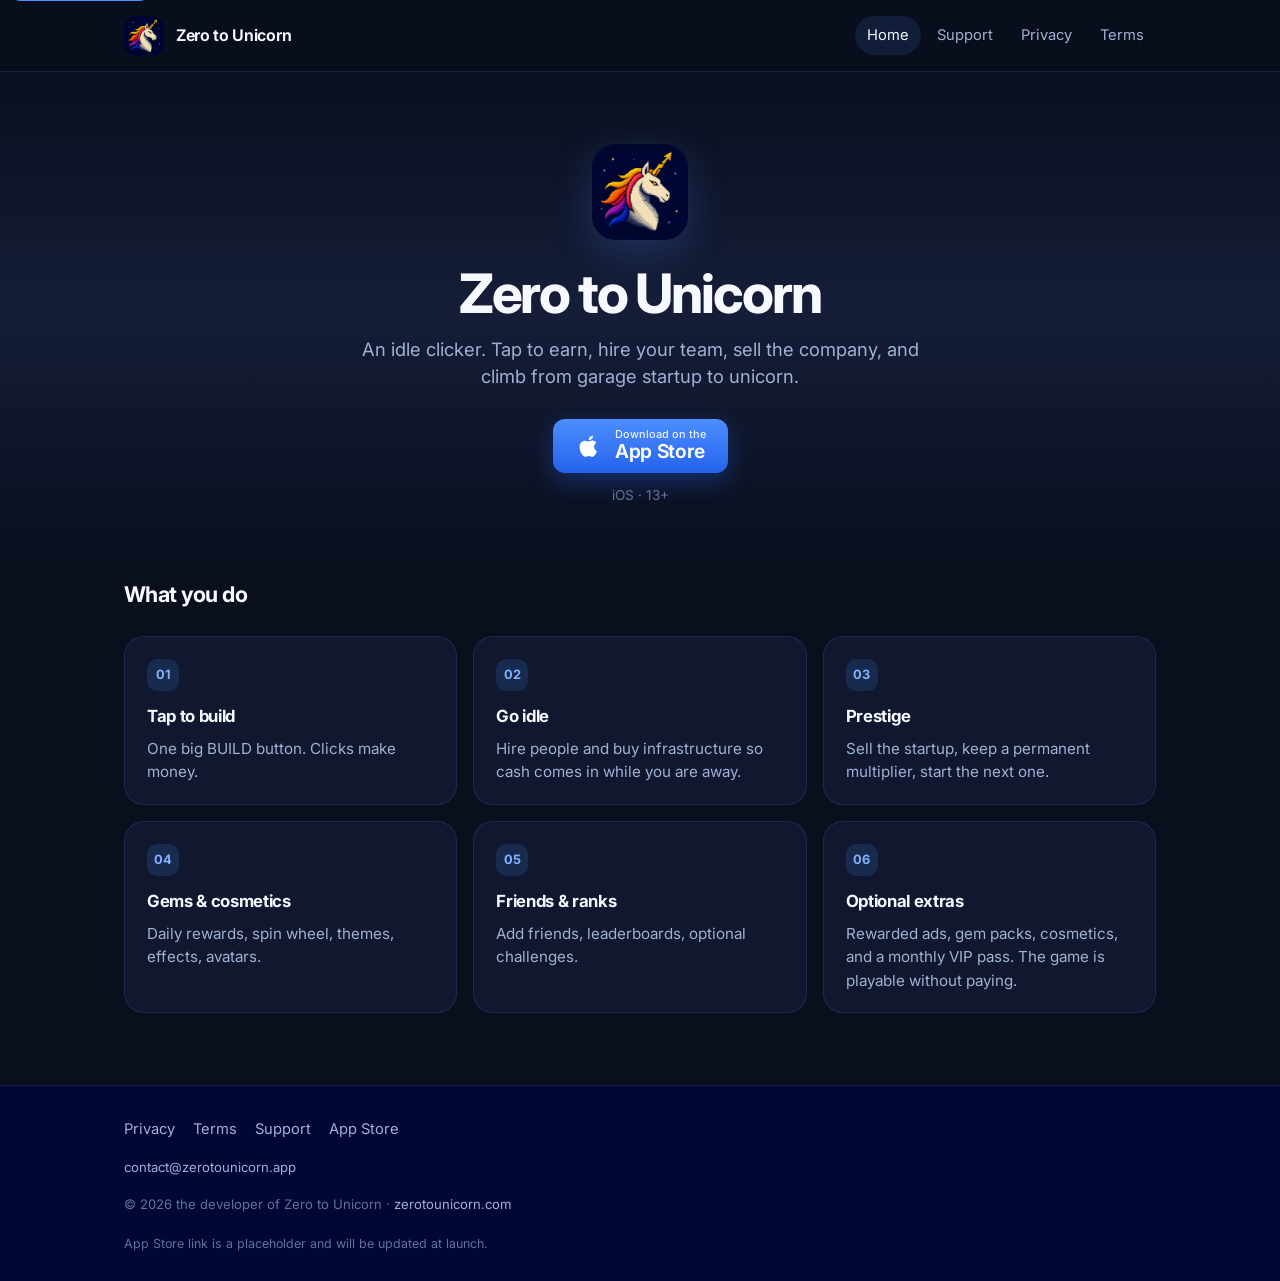
<file: index.html>
<!DOCTYPE html>
<html lang="en">
<head>
  <meta charset="utf-8">
  <meta name="viewport" content="width=device-width, initial-scale=1">
  <title>Zero to Unicorn — idle startup clicker</title>
  <meta name="description" content="Build a tech startup from nothing. Tap, hire, prestige — become a unicorn. An idle clicker for iOS.">
  <link rel="icon" href="favicon.png" type="image/png">
  <link rel="apple-touch-icon" href="icon.png">
  <link rel="preconnect" href="https://fonts.googleapis.com">
  <link rel="preconnect" href="https://fonts.gstatic.com" crossorigin>
  <link href="https://fonts.googleapis.com/css2?family=Inter:wght@450;600;700;800&display=swap" rel="stylesheet">
  <link rel="stylesheet" href="styles.css">
  <meta property="og:title" content="Zero to Unicorn">
  <meta property="og:description" content="Build a tech startup from nothing. Tap, hire, prestige — become a unicorn.">
  <meta property="og:type" content="website">
  <meta property="og:url" content="https://zerotounicorn.com/">
  <meta property="og:image" content="https://zerotounicorn.com/icon.png">
</head>
<body>
  <a class="skip" href="#content">Skip to content</a>
  <header class="site-header">
    <div class="header-inner">
      <a class="brand" href="index.html">
        <img src="icon.png" width="40" height="40" alt="">
        Zero to Unicorn
      </a>
      <nav class="nav" aria-label="Primary">
        <a href="index.html" aria-current="page">Home</a>
        <a href="support.html">Support</a>
        <a href="privacy.html">Privacy</a>
        <a href="terms.html">Terms</a>
      </nav>
    </div>
  </header>

  <main id="content">
    <section class="hero">
      <div class="wrap">
        <img class="hero-icon" src="icon.png" width="96" height="96" alt="Zero to Unicorn app icon">
        <h1>Zero to Unicorn</h1>
        <p class="subhead">An idle clicker. Tap to earn, hire your team, sell the company, and climb from garage startup to unicorn.</p>
        <div class="hero-actions">
          <a class="store-btn" href="https://apps.apple.com/app/idXXXXXXXXX">
            <svg viewBox="0 0 24 24" aria-hidden="true" fill="currentColor">
              <path d="M16.37 12.64c.03-2.3 1.88-3.4 1.96-3.45-1.07-1.56-2.74-1.78-3.33-1.8-1.42-.14-2.77.83-3.49.83-.72 0-1.84-.81-3.02-.79-1.55.02-2.98.9-3.78 2.29-1.61 2.8-.41 6.94 1.16 9.21.77 1.11 1.68 2.36 2.88 2.31 1.16-.05 1.6-.75 3-.75 1.4 0 1.8.75 3.02.73 1.25-.02 2.04-1.13 2.8-2.25.88-1.29 1.24-2.54 1.26-2.61-.03-.01-2.41-.92-2.44-3.72zM14.5 5.88c.63-.76 1.05-1.82.94-2.88-.91.04-2.01.6-2.66 1.37-.58.67-1.1 1.75-.96 2.78 1.02.08 2.06-.52 2.68-1.27z"/>
            </svg>
            <span>
              <span class="store-kicker">Download on the</span>
              <span class="store-name">App Store</span>
            </span>
          </a>
          <p class="age-note">iOS · 13+</p>
        </div>
      </div>
    </section>

    <section class="section">
      <div class="wrap">
        <h2 class="section-title">What you do</h2>
        <div class="features">
          <article class="feature">
            <span class="feature-mark">01</span>
            <h2>Tap to build</h2>
            <p>One big BUILD button. Clicks make money.</p>
          </article>
          <article class="feature">
            <span class="feature-mark">02</span>
            <h2>Go idle</h2>
            <p>Hire people and buy infrastructure so cash comes in while you are away.</p>
          </article>
          <article class="feature">
            <span class="feature-mark">03</span>
            <h2>Prestige</h2>
            <p>Sell the startup, keep a permanent multiplier, start the next one.</p>
          </article>
          <article class="feature">
            <span class="feature-mark">04</span>
            <h2>Gems &amp; cosmetics</h2>
            <p>Daily rewards, spin wheel, themes, effects, avatars.</p>
          </article>
          <article class="feature">
            <span class="feature-mark">05</span>
            <h2>Friends &amp; ranks</h2>
            <p>Add friends, leaderboards, optional challenges.</p>
          </article>
          <article class="feature">
            <span class="feature-mark">06</span>
            <h2>Optional extras</h2>
            <p>Rewarded ads, gem packs, cosmetics, and a monthly VIP pass. The game is playable without paying.</p>
          </article>
        </div>
      </div>
    </section>
  </main>

  <footer class="site-footer">
    <div class="footer-inner">
      <nav class="footer-links" aria-label="Footer">
        <a href="privacy.html">Privacy</a>
        <a href="terms.html">Terms</a>
        <a href="support.html">Support</a>
        <a href="https://apps.apple.com/app/idXXXXXXXXX">App Store</a>
      </nav>
      <p class="footer-meta">
        <a href="mailto:contact@zerotounicorn.app">contact@zerotounicorn.app</a>
      </p>
      <p class="footer-meta">© 2026 the developer of Zero to Unicorn · <a href="https://zerotounicorn.com">zerotounicorn.com</a></p>
      <p class="placeholder-note">App Store link is a placeholder and will be updated at launch.</p>
    </div>
  </footer>
</body>
</html>
</file>
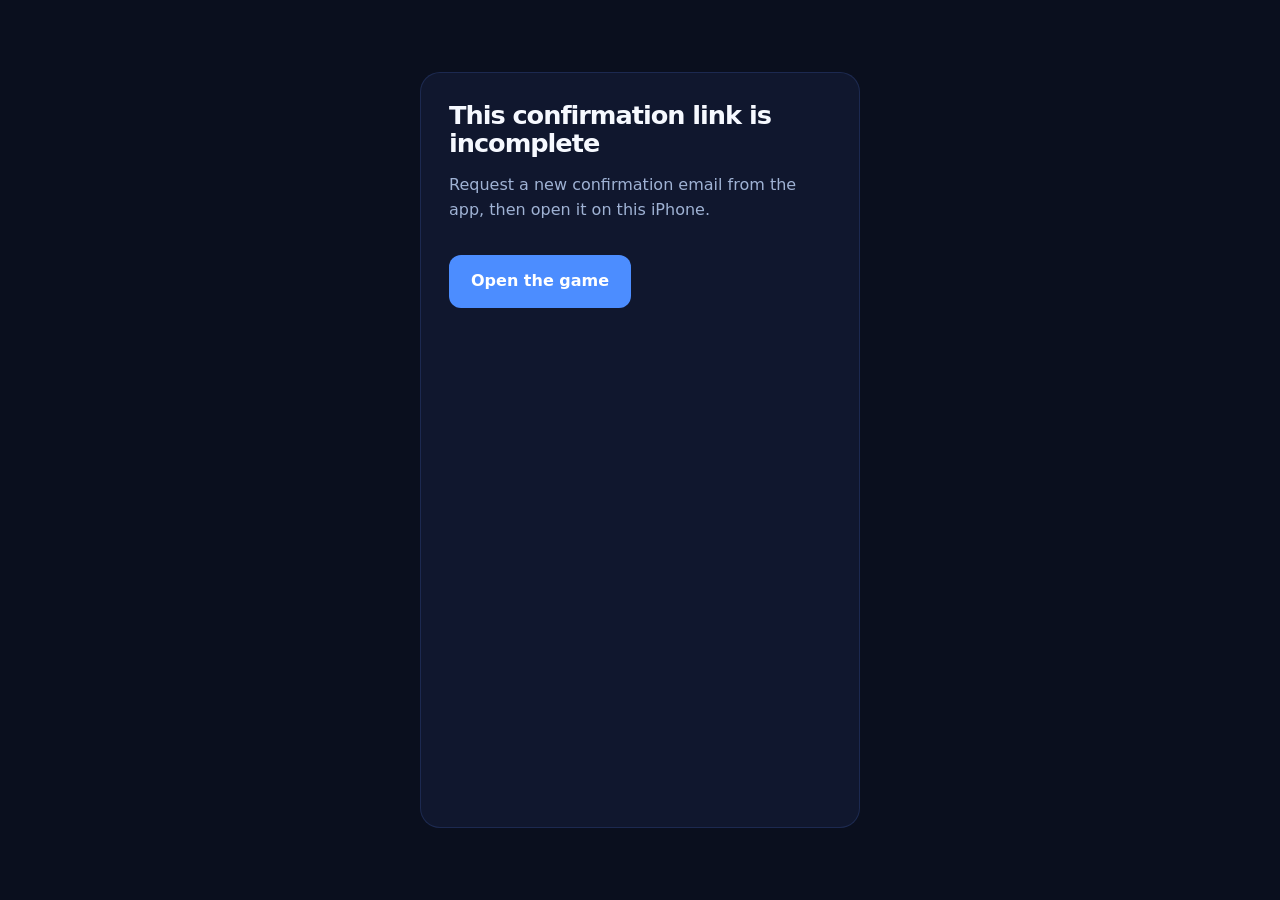
<file: auth-callback.html>
<!DOCTYPE html>
<html lang="en">
<head>
  <meta charset="utf-8">
  <meta name="viewport" content="width=device-width, initial-scale=1">
  <title>Confirm email — Zero to Unicorn</title>
  <meta name="robots" content="noindex">
  <link rel="icon" href="favicon.png" type="image/png">
  <link rel="stylesheet" href="styles.css">
  <style>
    .auth-card { max-width: 440px; margin: 72px auto; padding: 28px; background: var(--card); border: 1px solid var(--card-border); border-radius: var(--radius); }
    .auth-card h1 { margin: 0 0 12px; font-size: 1.6rem; }
    .auth-card p { color: var(--text-secondary); }
    .auth-btn { display: inline-block; margin-top: 16px; background: var(--primary); color: #fff; font-weight: 700; padding: 14px 22px; border-radius: 12px; }
    .auth-btn:hover { text-decoration: none; }
    .auth-err { color: #fca5a5; }
  </style>
</head>
<body>
  <main class="auth-card">
    <h1 id="heading">Opening Zero to Unicorn</h1>
    <p id="msg">If the app does not open, tap the button below.</p>
    <p><a class="auth-btn" id="open" href="zero-to-unicorn://auth-callback">Open the game</a></p>
  </main>
  <script>
    (function () {
      var raw = (window.location.hash || "").replace(/^#/, "") || (window.location.search || "").replace(/^\?/, "");
      var params = new URLSearchParams(raw);
      var msg = document.getElementById("msg");
      var heading = document.getElementById("heading");
      var open = document.getElementById("open");
      if (params.get("error")) {
        heading.textContent = "This link did not work";
        msg.textContent = params.get("error_description") || params.get("error");
        msg.className = "auth-err";
        open.style.display = "none";
        return;
      }
      var access = params.get("access_token");
      var refresh = params.get("refresh_token");
      var tokenHash = params.get("token_hash");
      if ((!access || !refresh) && tokenHash) {
        var verify = new URL("https://owejbnvlunbrzkfcwzcz.supabase.co/auth/v1/verify");
        verify.searchParams.set("token", tokenHash);
        verify.searchParams.set("type", params.get("type") || "signup");
        verify.searchParams.set("redirect_to", "https://zerotounicorn.app/auth-callback.html");
        window.location.replace(verify.toString());
        return;
      }
      if (!access || !refresh) {
        heading.textContent = "This confirmation link is incomplete";
        msg.textContent = "Request a new confirmation email from the app, then open it on this iPhone.";
        msg.className = "auth-err";
        return;
      }
      var q = new URLSearchParams();
      q.set("access_token", access);
      q.set("refresh_token", refresh);
      q.set("type", params.get("type") || "signup");
      var appUrl = "zero-to-unicorn://auth-callback?" + q.toString();
      open.href = appUrl;
      window.location.replace(appUrl);
    })();
  </script>
</body>
</html>
</file>
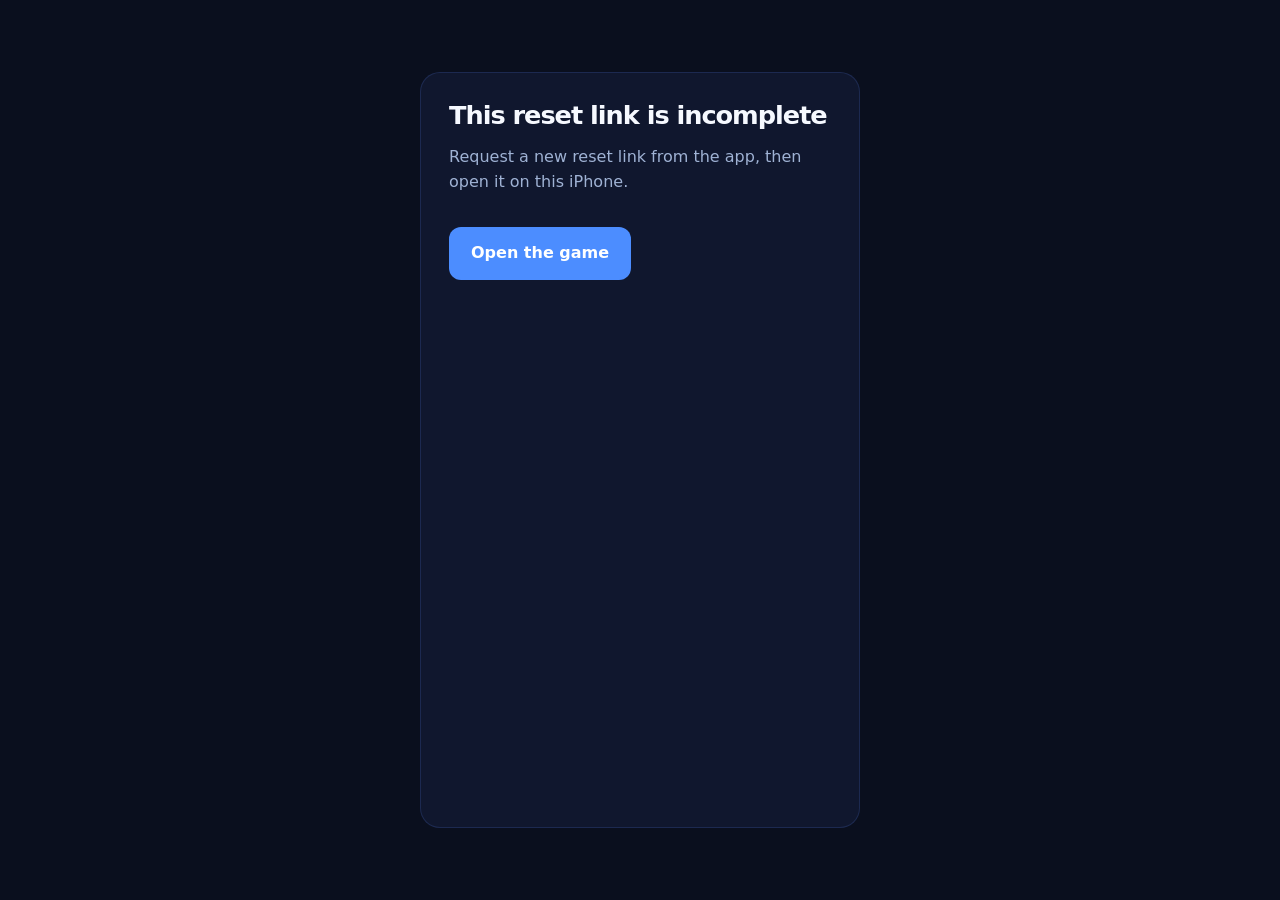
<file: auth-reset.html>
<!DOCTYPE html>
<html lang="en">
<head>
  <meta charset="utf-8">
  <meta name="viewport" content="width=device-width, initial-scale=1">
  <title>Reset password — Zero to Unicorn</title>
  <meta name="robots" content="noindex">
  <link rel="icon" href="favicon.png" type="image/png">
  <link rel="stylesheet" href="styles.css">
  <style>
    .auth-card { max-width: 440px; margin: 72px auto; padding: 28px; background: var(--card); border: 1px solid var(--card-border); border-radius: var(--radius); }
    .auth-card h1 { margin: 0 0 12px; font-size: 1.6rem; }
    .auth-card p { color: var(--text-secondary); }
    .auth-btn { display: inline-block; margin-top: 16px; background: var(--primary); color: #fff; font-weight: 700; padding: 14px 22px; border-radius: 12px; }
    .auth-btn:hover { text-decoration: none; }
    .auth-err { color: #fca5a5; }
  </style>
</head>
<body>
  <main class="auth-card">
    <h1 id="heading">Opening Zero to Unicorn</h1>
    <p id="msg">If the app does not open, tap the button below.</p>
    <p><a class="auth-btn" id="open" href="zero-to-unicorn://reset-password">Open the game</a></p>
  </main>
  <script>
    (function () {
      var raw = (window.location.hash || "").replace(/^#/, "") || (window.location.search || "").replace(/^\?/, "");
      var params = new URLSearchParams(raw);
      var msg = document.getElementById("msg");
      var heading = document.getElementById("heading");
      var open = document.getElementById("open");
      if (params.get("error")) {
        heading.textContent = "This link did not work";
        msg.textContent = params.get("error_description") || params.get("error");
        msg.className = "auth-err";
        open.style.display = "none";
        return;
      }
      var access = params.get("access_token");
      var refresh = params.get("refresh_token");
      var tokenHash = params.get("token_hash");
      if ((!access || !refresh) && tokenHash) {
        var verify = new URL("https://owejbnvlunbrzkfcwzcz.supabase.co/auth/v1/verify");
        verify.searchParams.set("token", tokenHash);
        verify.searchParams.set("type", params.get("type") || "recovery");
        verify.searchParams.set("redirect_to", "https://zerotounicorn.app/auth-reset.html");
        window.location.replace(verify.toString());
        return;
      }
      if (!access || !refresh) {
        heading.textContent = "This reset link is incomplete";
        msg.textContent = "Request a new reset link from the app, then open it on this iPhone.";
        msg.className = "auth-err";
        return;
      }
      var q = new URLSearchParams();
      q.set("access_token", access);
      q.set("refresh_token", refresh);
      q.set("type", params.get("type") || "recovery");
      var appUrl = "zero-to-unicorn://reset-password?" + q.toString();
      open.href = appUrl;
      window.location.replace(appUrl);
    })();
  </script>
</body>
</html>
</file>
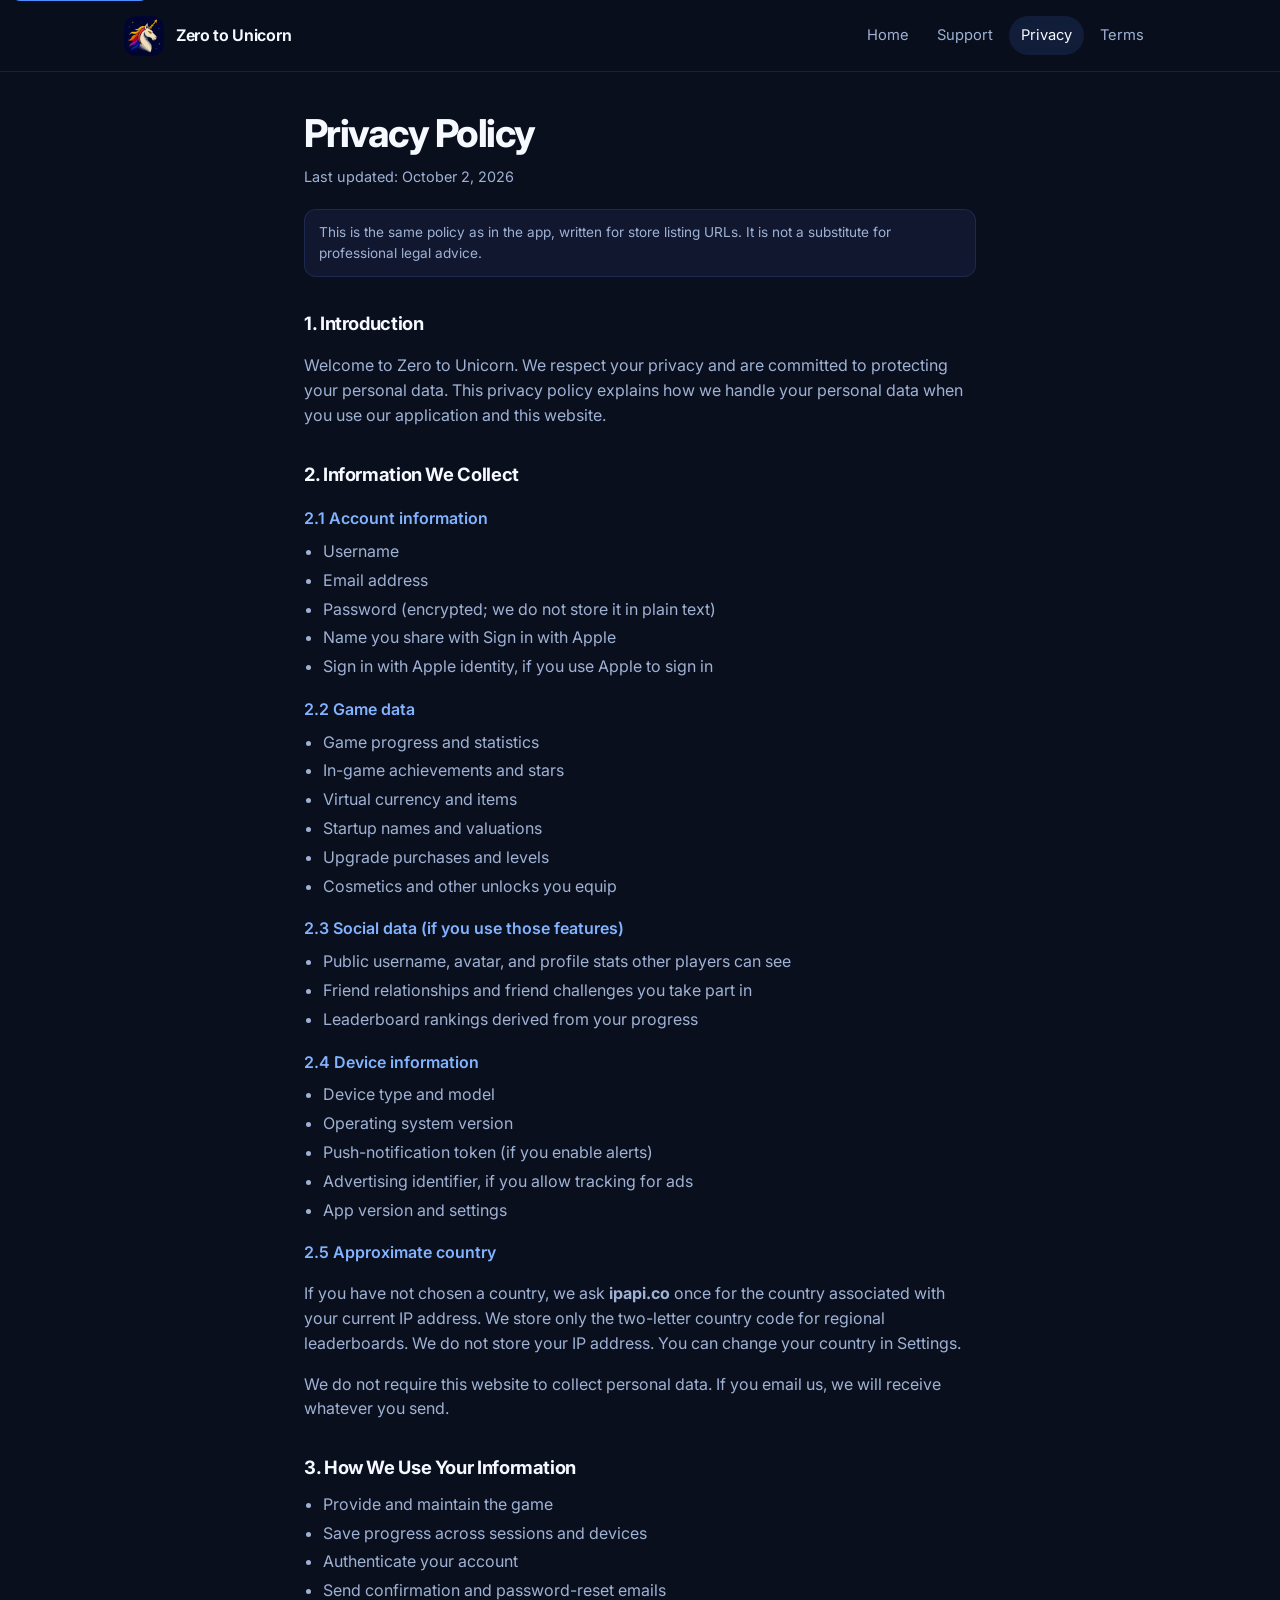
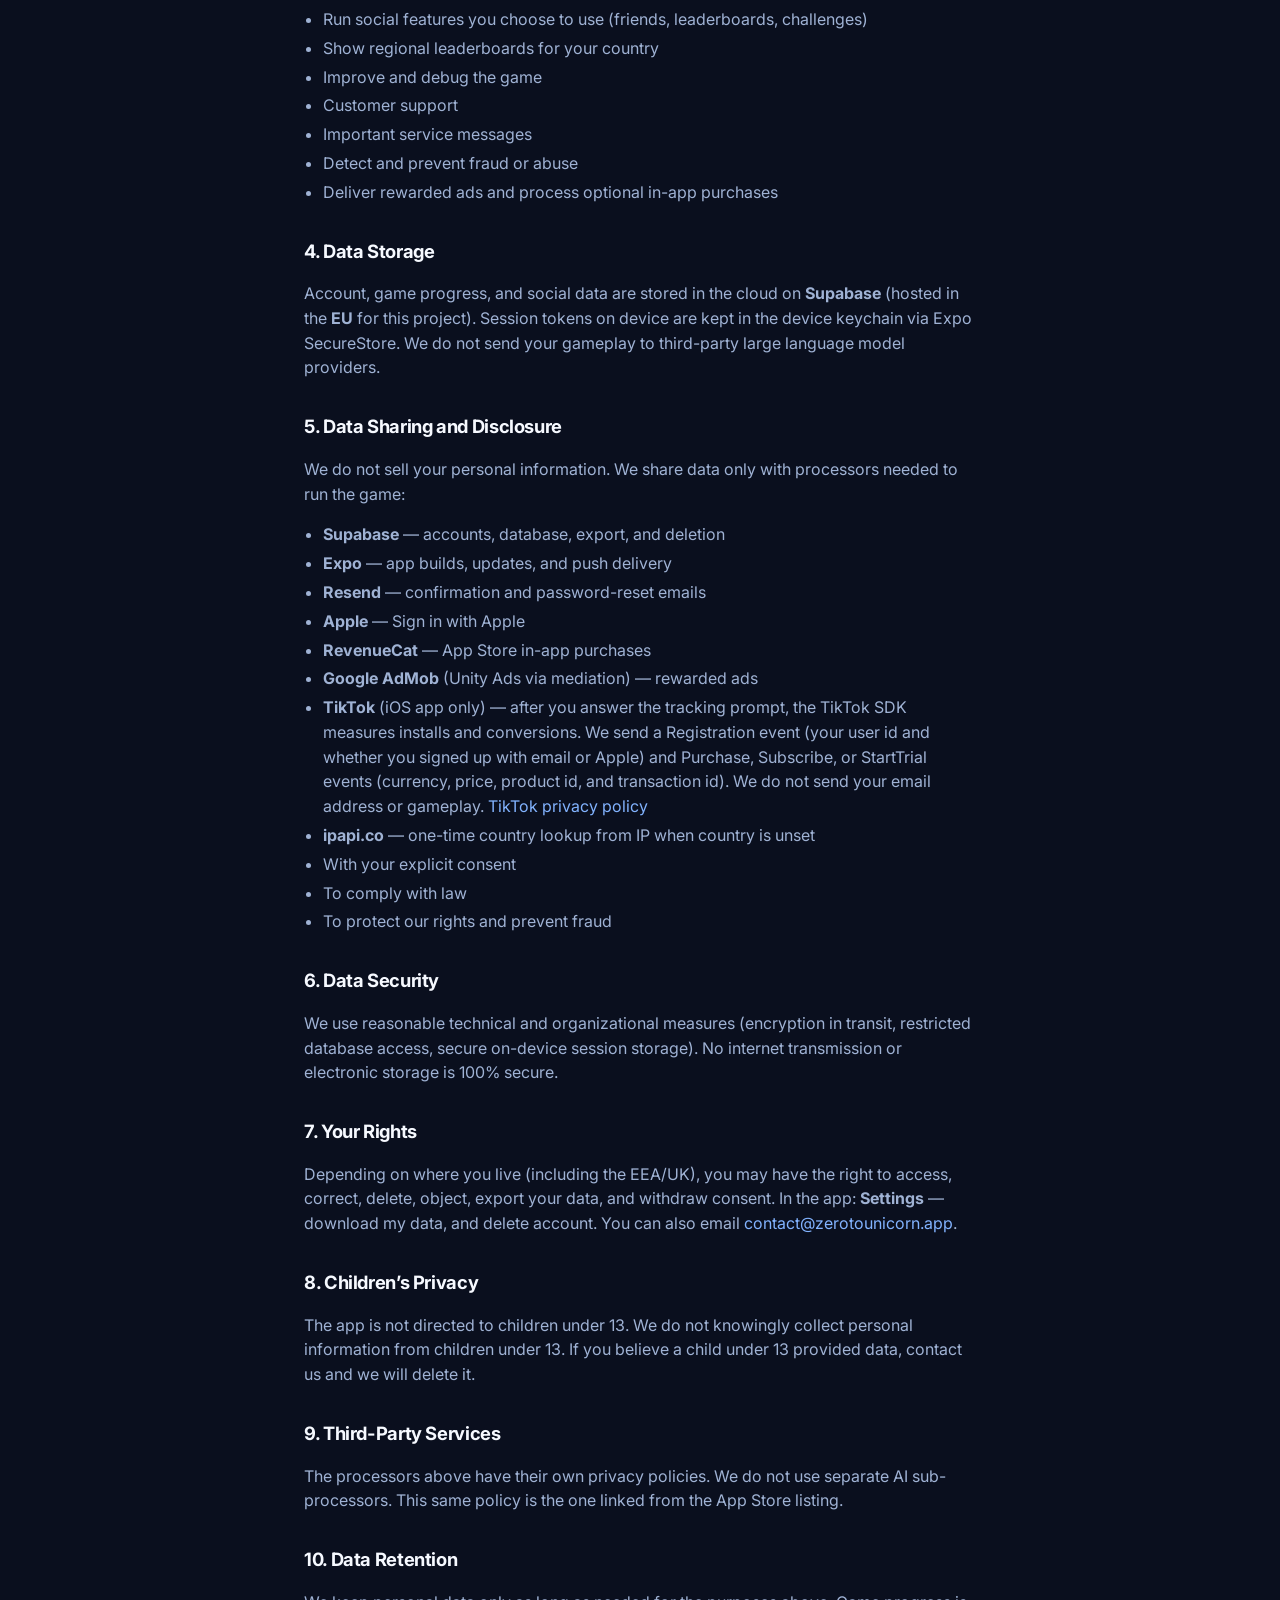
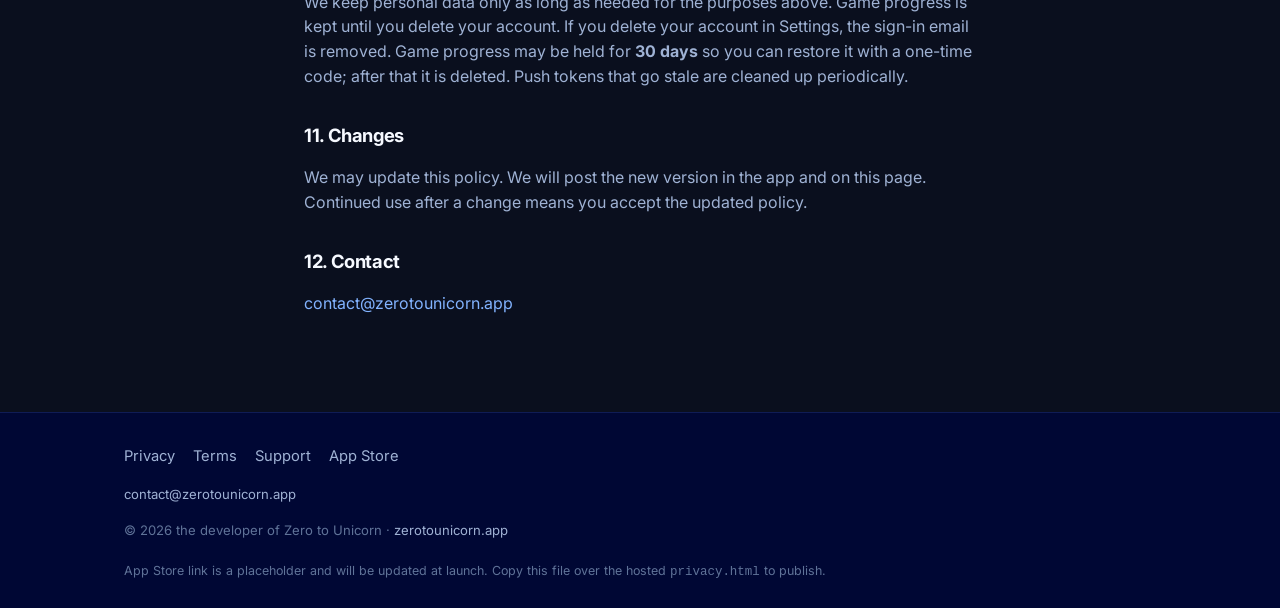
<file: privacy.html>
<!DOCTYPE html>
<html lang="en">
<head>
  <meta charset="utf-8">
  <meta name="viewport" content="width=device-width, initial-scale=1">
  <title>Privacy Policy — Zero to Unicorn</title>
  <meta name="description" content="Privacy Policy for Zero to Unicorn: how we collect, use, store, and share data.">
  <link rel="icon" href="favicon.png" type="image/png">
  <link rel="apple-touch-icon" href="icon.png">
  <link rel="preconnect" href="https://fonts.googleapis.com">
  <link rel="preconnect" href="https://fonts.gstatic.com" crossorigin>
  <link href="https://fonts.googleapis.com/css2?family=Inter:wght@450;600;700;800&display=swap" rel="stylesheet">
  <link rel="stylesheet" href="styles.css">
  <meta property="og:title" content="Privacy Policy — Zero to Unicorn">
  <meta property="og:description" content="How Zero to Unicorn handles personal data.">
  <meta property="og:type" content="website">
  <meta property="og:url" content="https://zerotounicorn.app/privacy.html">
  <meta property="og:image" content="https://zerotounicorn.app/icon.png">
</head>
<body>
  <a class="skip" href="#content">Skip to content</a>
  <header class="site-header">
    <div class="header-inner">
      <a class="brand" href="index.html">
        <img src="icon.png" width="40" height="40" alt="">
        Zero to Unicorn
      </a>
      <nav class="nav" aria-label="Primary">
        <a href="index.html">Home</a>
        <a href="support.html">Support</a>
        <a href="privacy.html" aria-current="page">Privacy</a>
        <a href="terms.html">Terms</a>
      </nav>
    </div>
  </header>

  <main id="content" class="legal-wrap">
    <h1>Privacy Policy</h1>
    <p class="updated">Last updated: October 2, 2026</p>
    <p class="legal-disclaimer">This is the same policy as in the app, written for store listing URLs. It is not a substitute for professional legal advice.</p>

    <h2>1. Introduction</h2>
    <p>Welcome to Zero to Unicorn. We respect your privacy and are committed to protecting your personal data. This privacy policy explains how we handle your personal data when you use our application and this website.</p>

    <h2>2. Information We Collect</h2>
    <h3>2.1 Account information</h3>
    <ul>
      <li>Username</li>
      <li>Email address</li>
      <li>Password (encrypted; we do not store it in plain text)</li>
      <li>Name you share with Sign in with Apple</li>
      <li>Sign in with Apple identity, if you use Apple to sign in</li>
    </ul>

    <h3>2.2 Game data</h3>
    <ul>
      <li>Game progress and statistics</li>
      <li>In-game achievements and stars</li>
      <li>Virtual currency and items</li>
      <li>Startup names and valuations</li>
      <li>Upgrade purchases and levels</li>
      <li>Cosmetics and other unlocks you equip</li>
    </ul>

    <h3>2.3 Social data (if you use those features)</h3>
    <ul>
      <li>Public username, avatar, and profile stats other players can see</li>
      <li>Friend relationships and friend challenges you take part in</li>
      <li>Leaderboard rankings derived from your progress</li>
    </ul>

    <h3>2.4 Device information</h3>
    <ul>
      <li>Device type and model</li>
      <li>Operating system version</li>
      <li>Push-notification token (if you enable alerts)</li>
      <li>Advertising identifier, if you allow tracking for ads</li>
      <li>App version and settings</li>
    </ul>

    <h3>2.5 Approximate country</h3>
    <p>If you have not chosen a country, we ask <strong>ipapi.co</strong> once for the country associated with your current IP address. We store only the two-letter country code for regional leaderboards. We do not store your IP address. You can change your country in Settings.</p>
    <p>We do not require this website to collect personal data. If you email us, we will receive whatever you send.</p>

    <h2>3. How We Use Your Information</h2>
    <ul>
      <li>Provide and maintain the game</li>
      <li>Save progress across sessions and devices</li>
      <li>Authenticate your account</li>
      <li>Send confirmation and password-reset emails</li>
      <li>Run social features you choose to use (friends, leaderboards, challenges)</li>
      <li>Show regional leaderboards for your country</li>
      <li>Improve and debug the game</li>
      <li>Customer support</li>
      <li>Important service messages</li>
      <li>Detect and prevent fraud or abuse</li>
      <li>Deliver rewarded ads and process optional in-app purchases</li>
    </ul>

    <h2>4. Data Storage</h2>
    <p>Account, game progress, and social data are stored in the cloud on <strong>Supabase</strong> (hosted in the <strong>EU</strong> for this project). Session tokens on device are kept in the device keychain via Expo SecureStore. We do not send your gameplay to third-party large language model providers.</p>

    <h2>5. Data Sharing and Disclosure</h2>
    <p>We do not sell your personal information. We share data only with processors needed to run the game:</p>
    <ul>
      <li><strong>Supabase</strong> — accounts, database, export, and deletion</li>
      <li><strong>Expo</strong> — app builds, updates, and push delivery</li>
      <li><strong>Resend</strong> — confirmation and password-reset emails</li>
      <li><strong>Apple</strong> — Sign in with Apple</li>
      <li><strong>RevenueCat</strong> — App Store in-app purchases</li>
      <li><strong>Google AdMob</strong> (Unity Ads via mediation) — rewarded ads</li>
      <li><strong>TikTok</strong> (iOS app only) — after you answer the tracking prompt, the TikTok SDK measures installs and conversions. We send a Registration event (your user id and whether you signed up with email or Apple) and Purchase, Subscribe, or StartTrial events (currency, price, product id, and transaction id). We do not send your email address or gameplay. <a href="https://www.tiktok.com/legal/privacy-policy">TikTok privacy policy</a></li>
      <li><strong>ipapi.co</strong> — one-time country lookup from IP when country is unset</li>
      <li>With your explicit consent</li>
      <li>To comply with law</li>
      <li>To protect our rights and prevent fraud</li>
    </ul>

    <h2>6. Data Security</h2>
    <p>We use reasonable technical and organizational measures (encryption in transit, restricted database access, secure on-device session storage). No internet transmission or electronic storage is 100% secure.</p>

    <h2>7. Your Rights</h2>
    <p>Depending on where you live (including the EEA/UK), you may have the right to access, correct, delete, object, export your data, and withdraw consent. In the app: <strong>Settings</strong> — download my data, and delete account. You can also email <a href="mailto:contact@zerotounicorn.app">contact@zerotounicorn.app</a>.</p>

    <h2>8. Children’s Privacy</h2>
    <p>The app is not directed to children under 13. We do not knowingly collect personal information from children under 13. If you believe a child under 13 provided data, contact us and we will delete it.</p>

    <h2>9. Third-Party Services</h2>
    <p>The processors above have their own privacy policies. We do not use separate AI sub-processors. This same policy is the one linked from the App Store listing.</p>

    <h2>10. Data Retention</h2>
    <p>We keep personal data only as long as needed for the purposes above. Game progress is kept until you delete your account. If you delete your account in Settings, the sign-in email is removed. Game progress may be held for <strong>30 days</strong> so you can restore it with a one-time code; after that it is deleted. Push tokens that go stale are cleaned up periodically.</p>

    <h2>11. Changes</h2>
    <p>We may update this policy. We will post the new version in the app and on this page. Continued use after a change means you accept the updated policy.</p>

    <h2>12. Contact</h2>
    <p><a href="mailto:contact@zerotounicorn.app">contact@zerotounicorn.app</a></p>
  </main>

  <footer class="site-footer">
    <div class="footer-inner">
      <nav class="footer-links" aria-label="Footer">
        <a href="privacy.html">Privacy</a>
        <a href="terms.html">Terms</a>
        <a href="support.html">Support</a>
        <a href="https://apps.apple.com/app/idXXXXXXXXX">App Store</a>
      </nav>
      <p class="footer-meta">
        <a href="mailto:contact@zerotounicorn.app">contact@zerotounicorn.app</a>
      </p>
      <p class="footer-meta">© 2026 the developer of Zero to Unicorn · <a href="https://zerotounicorn.app">zerotounicorn.app</a></p>
      <p class="placeholder-note">App Store link is a placeholder and will be updated at launch. Copy this file over the hosted <code>privacy.html</code> to publish.</p>
    </div>
  </footer>
</body>
</html>
</file>
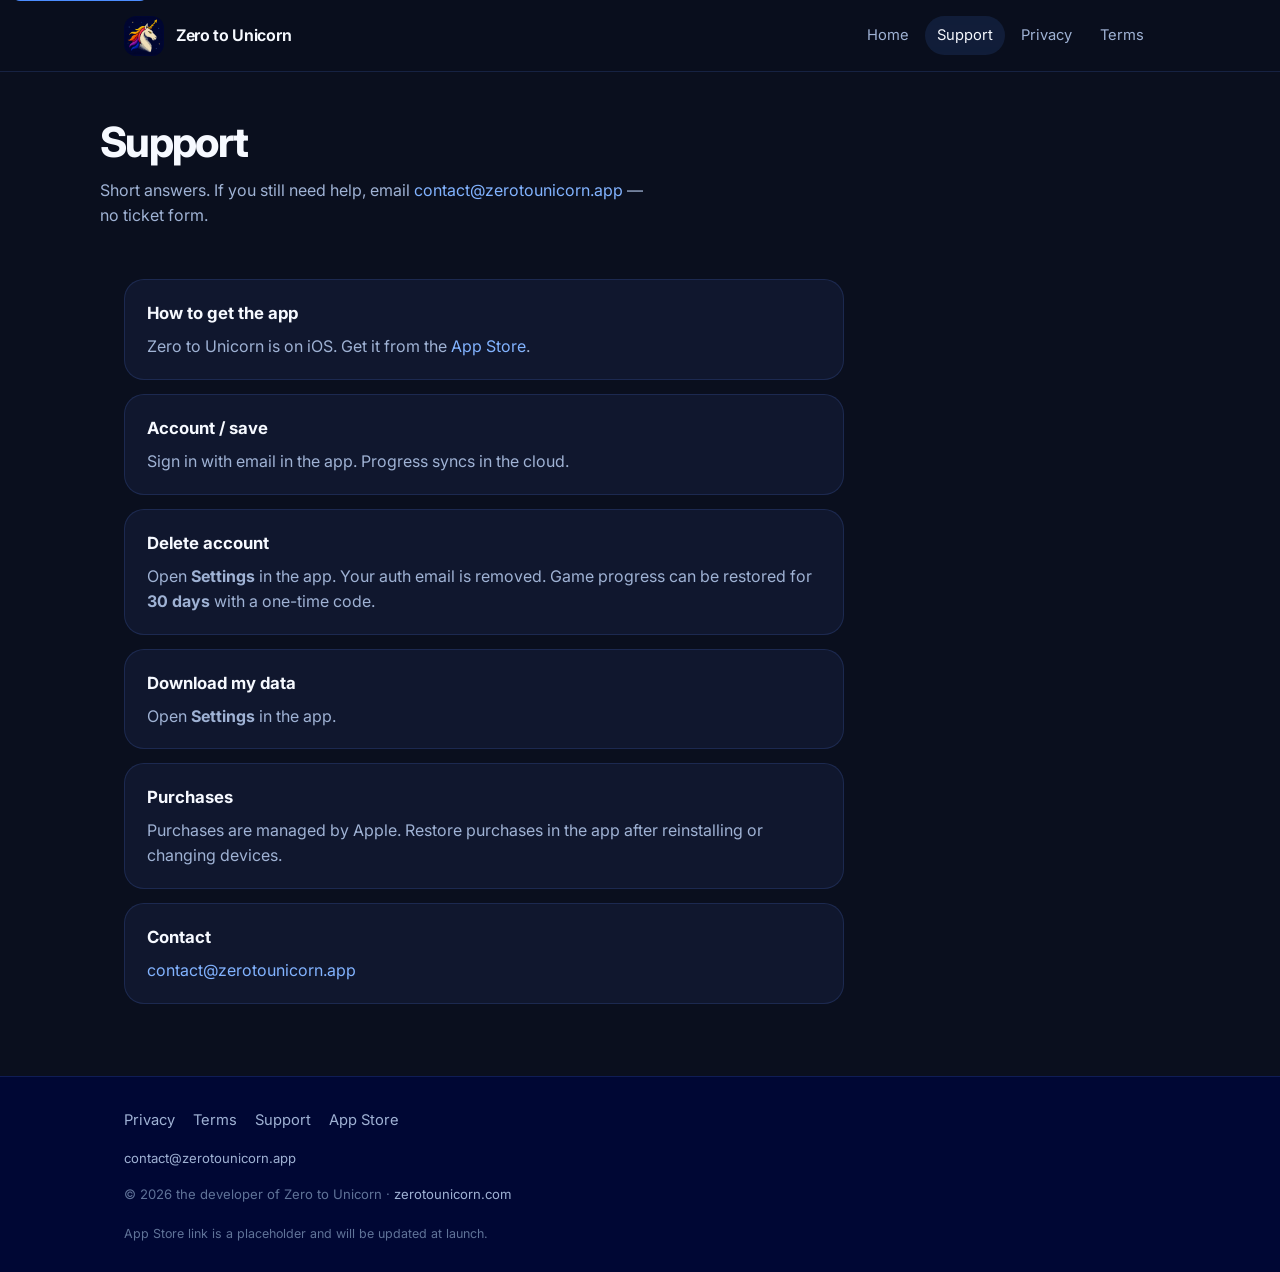
<file: support.html>
<!DOCTYPE html>
<html lang="en">
<head>
  <meta charset="utf-8">
  <meta name="viewport" content="width=device-width, initial-scale=1">
  <title>Support — Zero to Unicorn</title>
  <meta name="description" content="Help for Zero to Unicorn: get the app, accounts, data, purchases, and how to reach us.">
  <link rel="icon" href="favicon.png" type="image/png">
  <link rel="apple-touch-icon" href="icon.png">
  <link rel="preconnect" href="https://fonts.googleapis.com">
  <link rel="preconnect" href="https://fonts.gstatic.com" crossorigin>
  <link href="https://fonts.googleapis.com/css2?family=Inter:wght@450;600;700;800&display=swap" rel="stylesheet">
  <link rel="stylesheet" href="styles.css">
  <meta property="og:title" content="Support — Zero to Unicorn">
  <meta property="og:description" content="Get the app, manage your account, and contact support.">
  <meta property="og:type" content="website">
  <meta property="og:url" content="https://zerotounicorn.com/support.html">
  <meta property="og:image" content="https://zerotounicorn.com/icon.png">
</head>
<body>
  <a class="skip" href="#content">Skip to content</a>
  <header class="site-header">
    <div class="header-inner">
      <a class="brand" href="index.html">
        <img src="icon.png" width="40" height="40" alt="">
        Zero to Unicorn
      </a>
      <nav class="nav" aria-label="Primary">
        <a href="index.html">Home</a>
        <a href="support.html" aria-current="page">Support</a>
        <a href="privacy.html">Privacy</a>
        <a href="terms.html">Terms</a>
      </nav>
    </div>
  </header>

  <main id="content">
    <div class="wrap page-hero">
      <h1>Support</h1>
      <p class="lede">Short answers. If you still need help, email <a href="mailto:contact@zerotounicorn.app">contact@zerotounicorn.app</a> — no ticket form.</p>
    </div>

    <section class="section">
      <div class="wrap">
        <div class="faq">
          <article>
            <h2>How to get the app</h2>
            <p>Zero to Unicorn is on iOS. Get it from the <a href="https://apps.apple.com/app/idXXXXXXXXX">App Store</a>.</p>
          </article>

          <article>
            <h2>Account / save</h2>
            <p>Sign in with email in the app. Progress syncs in the cloud.</p>
          </article>

          <article>
            <h2>Delete account</h2>
            <p>Open <strong>Settings</strong> in the app. Your auth email is removed. Game progress can be restored for <strong>30 days</strong> with a one-time code.</p>
          </article>

          <article>
            <h2>Download my data</h2>
            <p>Open <strong>Settings</strong> in the app.</p>
          </article>

          <article>
            <h2>Purchases</h2>
            <p>Purchases are managed by Apple. Restore purchases in the app after reinstalling or changing devices.</p>
          </article>

          <article>
            <h2>Contact</h2>
            <p>
              <a href="mailto:contact@zerotounicorn.app">contact@zerotounicorn.app</a>
            </p>
          </article>
        </div>
      </div>
    </section>
  </main>

  <footer class="site-footer">
    <div class="footer-inner">
      <nav class="footer-links" aria-label="Footer">
        <a href="privacy.html">Privacy</a>
        <a href="terms.html">Terms</a>
        <a href="support.html">Support</a>
        <a href="https://apps.apple.com/app/idXXXXXXXXX">App Store</a>
      </nav>
      <p class="footer-meta">
        <a href="mailto:contact@zerotounicorn.app">contact@zerotounicorn.app</a>
      </p>
      <p class="footer-meta">© 2026 the developer of Zero to Unicorn · <a href="https://zerotounicorn.com">zerotounicorn.com</a></p>
      <p class="placeholder-note">App Store link is a placeholder and will be updated at launch.</p>
    </div>
  </footer>
</body>
</html>
</file>
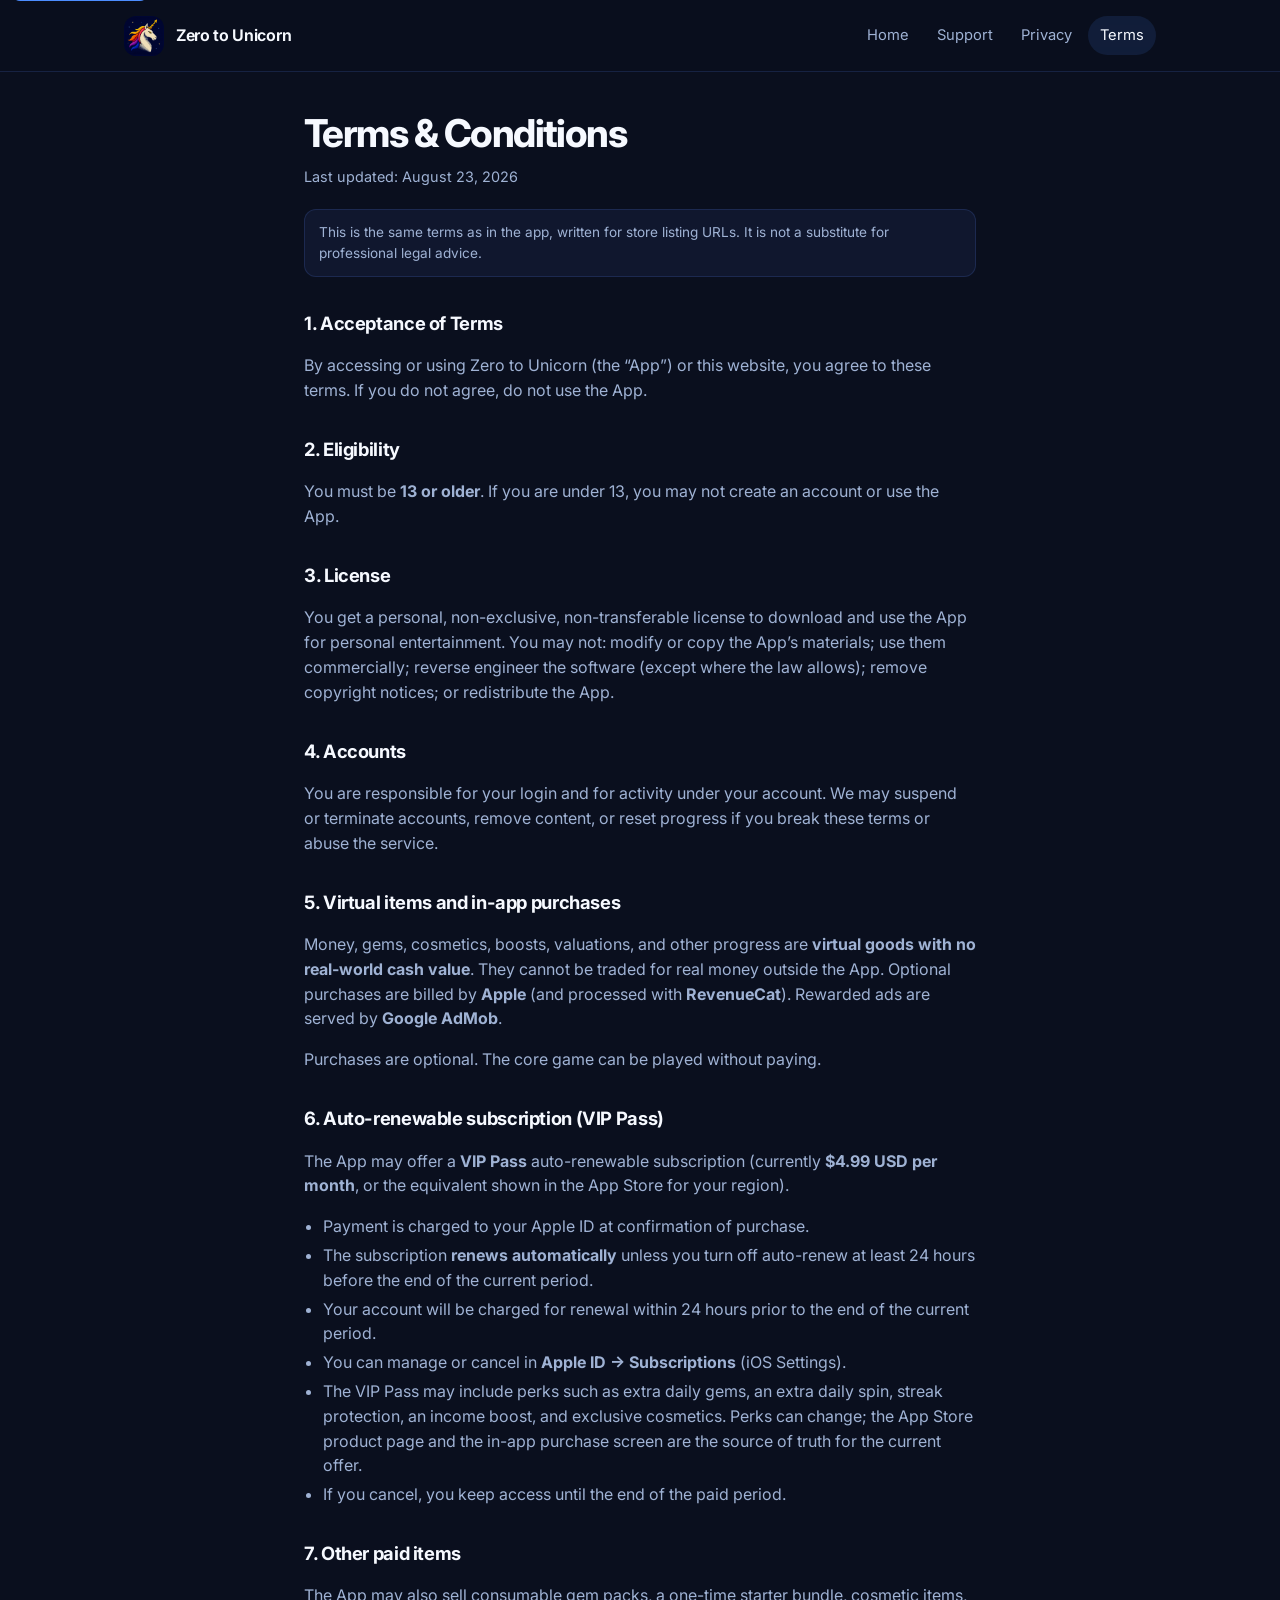
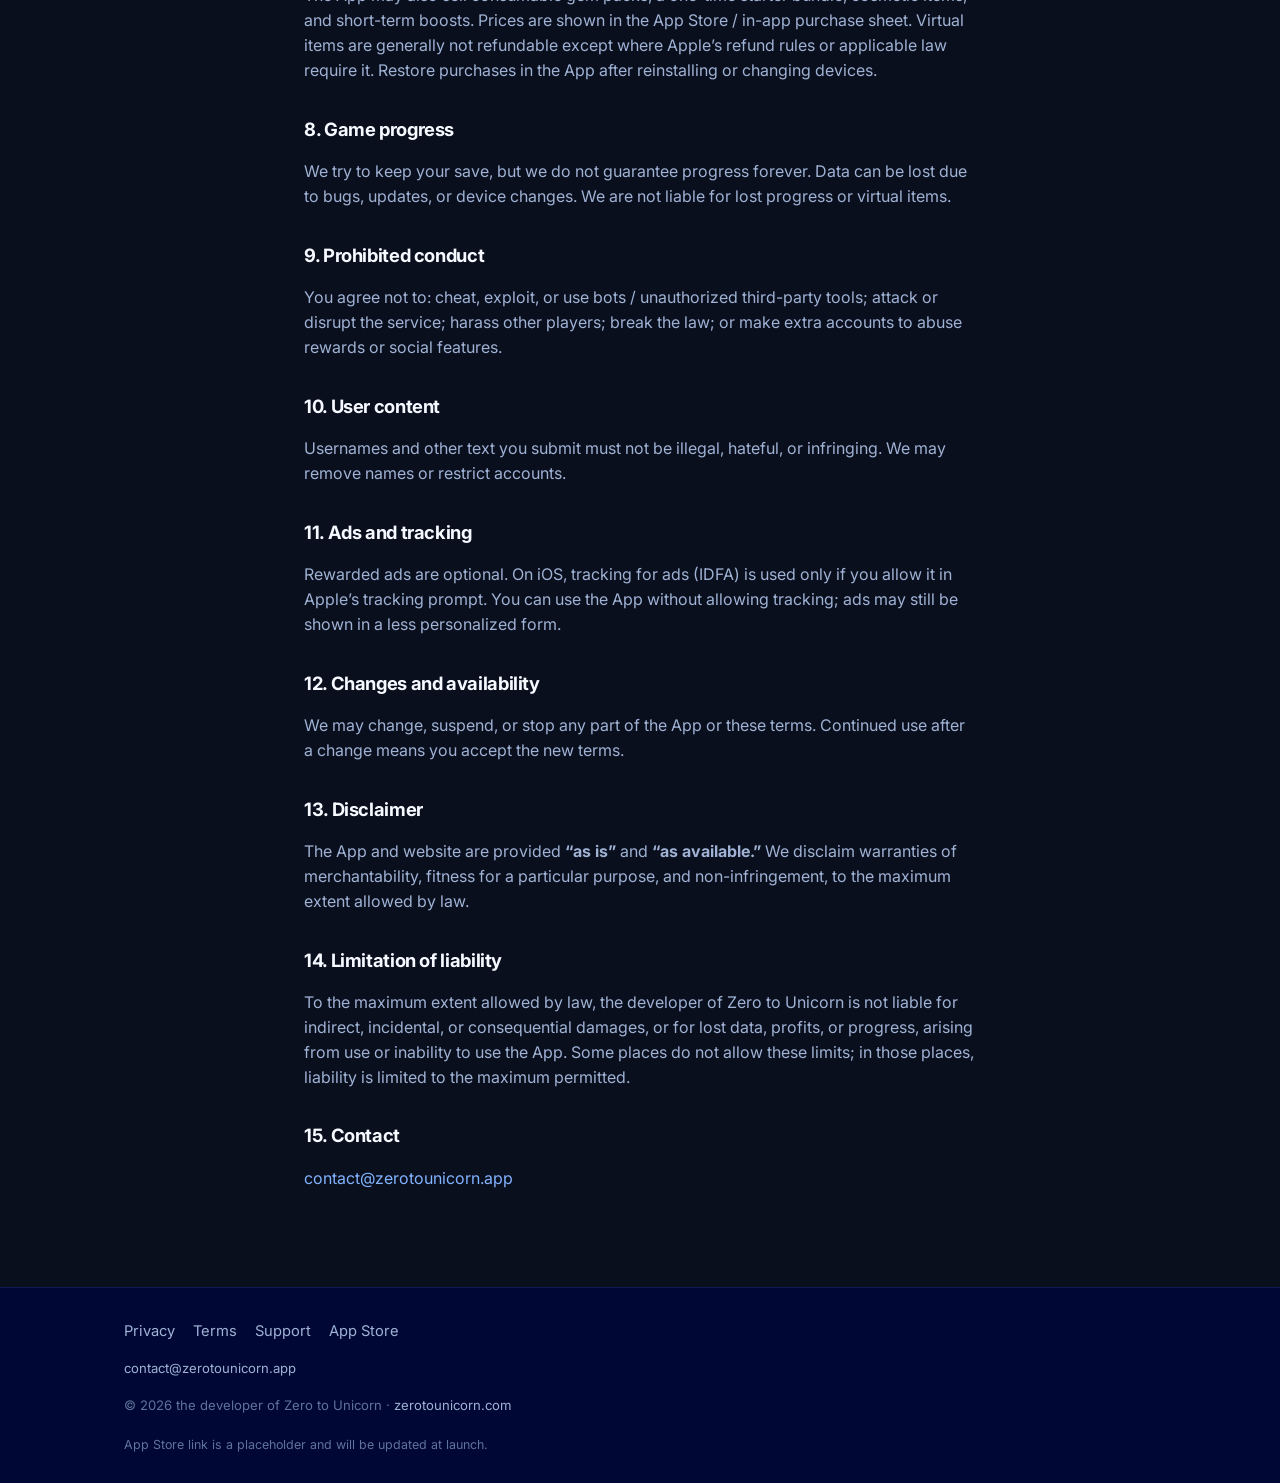
<file: terms.html>
<!DOCTYPE html>
<html lang="en">
<head>
  <meta charset="utf-8">
  <meta name="viewport" content="width=device-width, initial-scale=1">
  <title>Terms &amp; Conditions — Zero to Unicorn</title>
  <meta name="description" content="Terms & Conditions for Zero to Unicorn, including in-app purchases and the VIP Pass subscription.">
  <link rel="icon" href="favicon.png" type="image/png">
  <link rel="apple-touch-icon" href="icon.png">
  <link rel="preconnect" href="https://fonts.googleapis.com">
  <link rel="preconnect" href="https://fonts.gstatic.com" crossorigin>
  <link href="https://fonts.googleapis.com/css2?family=Inter:wght@450;600;700;800&display=swap" rel="stylesheet">
  <link rel="stylesheet" href="styles.css">
  <meta property="og:title" content="Terms & Conditions — Zero to Unicorn">
  <meta property="og:description" content="Terms of use for Zero to Unicorn, including the VIP Pass subscription.">
  <meta property="og:type" content="website">
  <meta property="og:url" content="https://zerotounicorn.com/terms.html">
  <meta property="og:image" content="https://zerotounicorn.com/icon.png">
</head>
<body>
  <a class="skip" href="#content">Skip to content</a>
  <header class="site-header">
    <div class="header-inner">
      <a class="brand" href="index.html">
        <img src="icon.png" width="40" height="40" alt="">
        Zero to Unicorn
      </a>
      <nav class="nav" aria-label="Primary">
        <a href="index.html">Home</a>
        <a href="support.html">Support</a>
        <a href="privacy.html">Privacy</a>
        <a href="terms.html" aria-current="page">Terms</a>
      </nav>
    </div>
  </header>

  <main id="content" class="legal-wrap">
    <h1>Terms &amp; Conditions</h1>
    <p class="updated">Last updated: August 23, 2026</p>
    <p class="legal-disclaimer">This is the same terms as in the app, written for store listing URLs. It is not a substitute for professional legal advice.</p>

    <h2>1. Acceptance of Terms</h2>
    <p>By accessing or using Zero to Unicorn (the “App”) or this website, you agree to these terms. If you do not agree, do not use the App.</p>

    <h2>2. Eligibility</h2>
    <p>You must be <strong>13 or older</strong>. If you are under 13, you may not create an account or use the App.</p>

    <h2>3. License</h2>
    <p>You get a personal, non-exclusive, non-transferable license to download and use the App for personal entertainment. You may not: modify or copy the App’s materials; use them commercially; reverse engineer the software (except where the law allows); remove copyright notices; or redistribute the App.</p>

    <h2>4. Accounts</h2>
    <p>You are responsible for your login and for activity under your account. We may suspend or terminate accounts, remove content, or reset progress if you break these terms or abuse the service.</p>

    <h2>5. Virtual items and in-app purchases</h2>
    <p>Money, gems, cosmetics, boosts, valuations, and other progress are <strong>virtual goods with no real-world cash value</strong>. They cannot be traded for real money outside the App. Optional purchases are billed by <strong>Apple</strong> (and processed with <strong>RevenueCat</strong>). Rewarded ads are served by <strong>Google AdMob</strong>.</p>
    <p>Purchases are optional. The core game can be played without paying.</p>

    <h2>6. Auto-renewable subscription (VIP Pass)</h2>
    <p>The App may offer a <strong>VIP Pass</strong> auto-renewable subscription (currently <strong>$4.99 USD per month</strong>, or the equivalent shown in the App Store for your region).</p>
    <ul>
      <li>Payment is charged to your Apple ID at confirmation of purchase.</li>
      <li>The subscription <strong>renews automatically</strong> unless you turn off auto-renew at least 24 hours before the end of the current period.</li>
      <li>Your account will be charged for renewal within 24 hours prior to the end of the current period.</li>
      <li>You can manage or cancel in <strong>Apple ID → Subscriptions</strong> (iOS Settings).</li>
      <li>The VIP Pass may include perks such as extra daily gems, an extra daily spin, streak protection, an income boost, and exclusive cosmetics. Perks can change; the App Store product page and the in-app purchase screen are the source of truth for the current offer.</li>
      <li>If you cancel, you keep access until the end of the paid period.</li>
    </ul>

    <h2>7. Other paid items</h2>
    <p>The App may also sell consumable gem packs, a one-time starter bundle, cosmetic items, and short-term boosts. Prices are shown in the App Store / in-app purchase sheet. Virtual items are generally not refundable except where Apple’s refund rules or applicable law require it. Restore purchases in the App after reinstalling or changing devices.</p>

    <h2>8. Game progress</h2>
    <p>We try to keep your save, but we do not guarantee progress forever. Data can be lost due to bugs, updates, or device changes. We are not liable for lost progress or virtual items.</p>

    <h2>9. Prohibited conduct</h2>
    <p>You agree not to: cheat, exploit, or use bots / unauthorized third-party tools; attack or disrupt the service; harass other players; break the law; or make extra accounts to abuse rewards or social features.</p>

    <h2>10. User content</h2>
    <p>Usernames and other text you submit must not be illegal, hateful, or infringing. We may remove names or restrict accounts.</p>

    <h2>11. Ads and tracking</h2>
    <p>Rewarded ads are optional. On iOS, tracking for ads (IDFA) is used only if you allow it in Apple’s tracking prompt. You can use the App without allowing tracking; ads may still be shown in a less personalized form.</p>

    <h2>12. Changes and availability</h2>
    <p>We may change, suspend, or stop any part of the App or these terms. Continued use after a change means you accept the new terms.</p>

    <h2>13. Disclaimer</h2>
    <p>The App and website are provided <strong>“as is”</strong> and <strong>“as available.”</strong> We disclaim warranties of merchantability, fitness for a particular purpose, and non-infringement, to the maximum extent allowed by law.</p>

    <h2>14. Limitation of liability</h2>
    <p>To the maximum extent allowed by law, the developer of Zero to Unicorn is not liable for indirect, incidental, or consequential damages, or for lost data, profits, or progress, arising from use or inability to use the App. Some places do not allow these limits; in those places, liability is limited to the maximum permitted.</p>

    <h2>15. Contact</h2>
    <p><a href="mailto:contact@zerotounicorn.app">contact@zerotounicorn.app</a></p>
  </main>

  <footer class="site-footer">
    <div class="footer-inner">
      <nav class="footer-links" aria-label="Footer">
        <a href="privacy.html">Privacy</a>
        <a href="terms.html">Terms</a>
        <a href="support.html">Support</a>
        <a href="https://apps.apple.com/app/idXXXXXXXXX">App Store</a>
      </nav>
      <p class="footer-meta">
        <a href="mailto:contact@zerotounicorn.app">contact@zerotounicorn.app</a>
      </p>
      <p class="footer-meta">© 2026 the developer of Zero to Unicorn · <a href="https://zerotounicorn.com">zerotounicorn.com</a></p>
      <p class="placeholder-note">App Store link is a placeholder and will be updated at launch.</p>
    </div>
  </footer>
</body>
</html>
</file>
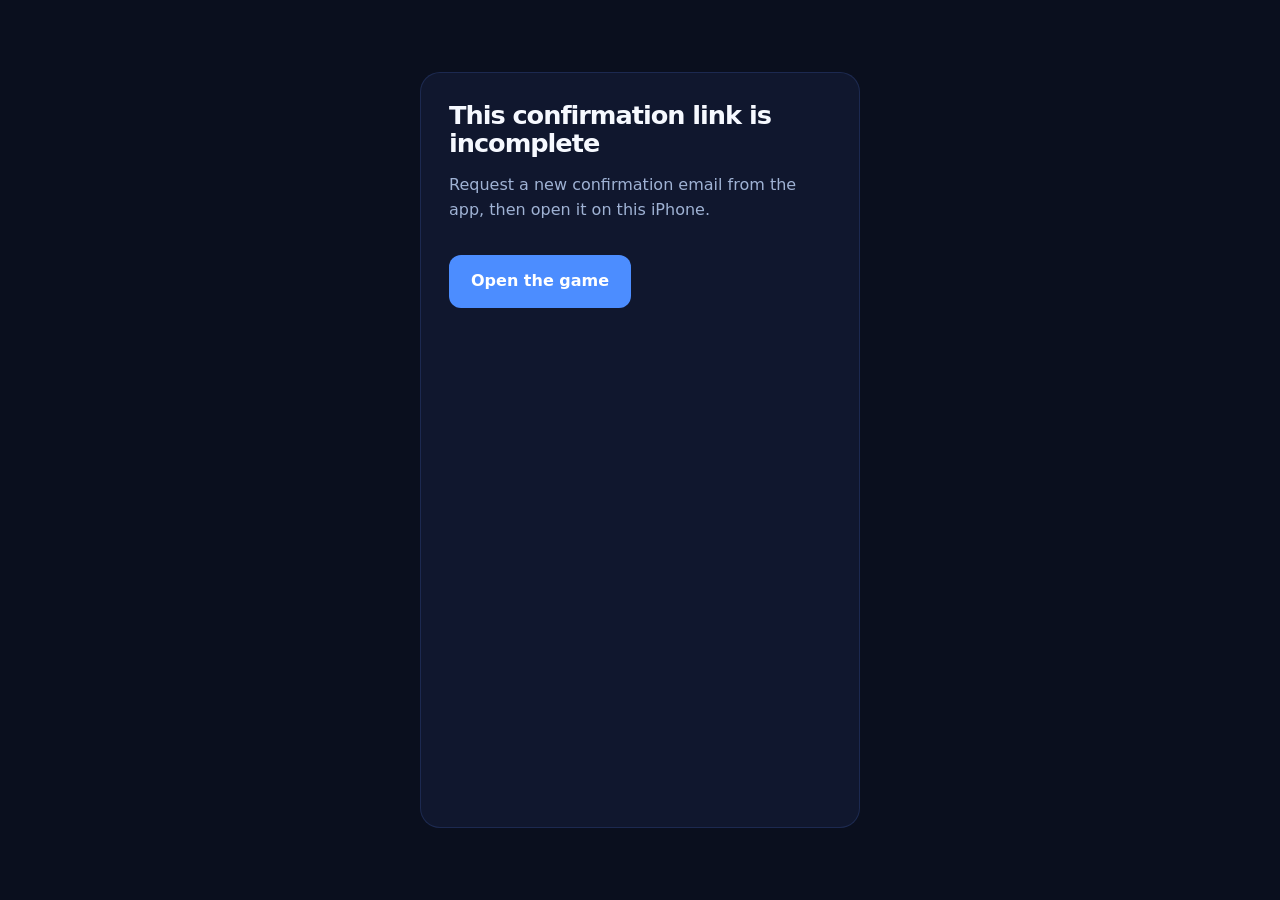
<file: webauth-callback.html>
<!DOCTYPE html>
<html lang="en">
<head>
  <meta charset="utf-8">
  <meta name="viewport" content="width=device-width, initial-scale=1">
  <title>Confirm email — Zero to Unicorn</title>
  <meta name="robots" content="noindex">
  <link rel="icon" href="favicon.png" type="image/png">
  <link rel="stylesheet" href="styles.css">
  <style>
    .auth-card { max-width: 440px; margin: 72px auto; padding: 28px; background: var(--card); border: 1px solid var(--card-border); border-radius: var(--radius); }
    .auth-card h1 { margin: 0 0 12px; font-size: 1.6rem; }
    .auth-card p { color: var(--text-secondary); }
    .auth-btn { display: inline-block; margin-top: 16px; background: var(--primary); color: #fff; font-weight: 700; padding: 14px 22px; border-radius: 12px; }
    .auth-btn:hover { text-decoration: none; }
    .auth-err { color: #fca5a5; }
  </style>
</head>
<body>
  <main class="auth-card">
    <h1 id="heading">Opening Zero to Unicorn</h1>
    <p id="msg">If the app does not open, tap the button below.</p>
    <p><a class="auth-btn" id="open" href="zero-to-unicorn://auth-callback">Open the game</a></p>
  </main>
  <script>
    (function () {
      var raw = (window.location.hash || "").replace(/^#/, "") || (window.location.search || "").replace(/^\?/, "");
      var params = new URLSearchParams(raw);
      var msg = document.getElementById("msg");
      var heading = document.getElementById("heading");
      var open = document.getElementById("open");
      if (params.get("error")) {
        heading.textContent = "This link did not work";
        msg.textContent = params.get("error_description") || params.get("error");
        msg.className = "auth-err";
        open.style.display = "none";
        return;
      }
      var access = params.get("access_token");
      var refresh = params.get("refresh_token");
      if (!access || !refresh) {
        heading.textContent = "This confirmation link is incomplete";
        msg.textContent = "Request a new confirmation email from the app, then open it on this iPhone.";
        msg.className = "auth-err";
        return;
      }
      var q = new URLSearchParams();
      q.set("access_token", access);
      q.set("refresh_token", refresh);
      q.set("type", params.get("type") || "signup");
      var appUrl = "zero-to-unicorn://auth-callback?" + q.toString();
      open.href = appUrl;
      window.location.replace(appUrl);
    })();
  </script>
</body>
</html>
</file>
<file: styles.css>
:root {
  --bg: #0a0f1e;
  --bg-mid: #151d38;
  --splash: #000734;
  --primary: #4c8dff;
  --primary-light: #82b3ff;
  --primary-dark: #2563eb;
  --primary-deeper: #1e3fae;
  --gold: #fbbf24;
  --text: #f6f9ff;
  --text-secondary: #9fb2d4;
  --text-muted: #5f7398;
  --card: rgba(23, 32, 60, 0.55);
  --card-border: rgba(93, 140, 255, 0.16);
  --success: #4ade80;
  --radius: 20px;
  --header-h: 72px;
  --max: 1080px;
  --legal-max: 720px;
}

*,
*::before,
*::after {
  box-sizing: border-box;
}

html {
  scroll-behavior: smooth;
}

body {
  margin: 0;
  min-height: 100vh;
  display: flex;
  flex-direction: column;
  font-family: Inter, ui-sans-serif, system-ui, -apple-system, BlinkMacSystemFont, "Segoe UI", sans-serif;
  background: var(--bg);
  color: var(--text);
  line-height: 1.55;
  -webkit-font-smoothing: antialiased;
}

img {
  max-width: 100%;
  height: auto;
}

a {
  color: var(--primary-light);
  text-decoration: none;
}

a:hover {
  text-decoration: underline;
}

.skip {
  position: absolute;
  left: 12px;
  top: -40px;
  background: var(--primary);
  color: #fff;
  padding: 8px 12px;
  border-radius: 8px;
  z-index: 100;
}

.skip:focus {
  top: 12px;
}

/* Header */

.site-header {
  position: sticky;
  top: 0;
  z-index: 20;
  height: var(--header-h);
  display: flex;
  align-items: center;
  background: rgba(10, 15, 30, 0.88);
  backdrop-filter: blur(16px);
  border-bottom: 1px solid var(--card-border);
}

.header-inner,
.footer-inner,
.wrap {
  width: 100%;
  max-width: var(--max);
  margin: 0 auto;
  padding: 0 24px;
}

.header-inner {
  display: flex;
  align-items: center;
  justify-content: space-between;
  gap: 16px;
}

.brand {
  display: flex;
  align-items: center;
  gap: 12px;
  color: var(--text);
  font-weight: 650;
  letter-spacing: -0.02em;
  text-decoration: none;
}

.brand:hover {
  text-decoration: none;
  color: var(--text);
}

.brand img {
  width: 40px;
  height: 40px;
  border-radius: 12px;
  display: block;
}

.nav {
  display: flex;
  gap: 4px;
  flex-wrap: wrap;
  justify-content: flex-end;
}

.nav a {
  color: var(--text-secondary);
  font-size: 0.92rem;
  padding: 8px 12px;
  border-radius: 999px;
  text-decoration: none;
}

.nav a:hover,
.nav a[aria-current="page"] {
  color: var(--text);
  background: rgba(76, 141, 255, 0.12);
  text-decoration: none;
}

/* Main */

main {
  flex: 1;
}

.hero {
  background: linear-gradient(180deg, #0a0f1e 0%, #151d38 48%, #0a0f1e 100%);
  padding: 72px 0 56px;
  text-align: center;
}

.hero-icon {
  width: 96px;
  height: 96px;
  border-radius: 24px;
  margin: 0 auto 24px;
  display: block;
  box-shadow: 0 12px 40px rgba(76, 141, 255, 0.22);
}

h1 {
  margin: 0 0 12px;
  font-size: clamp(2.1rem, 5vw, 3.4rem);
  letter-spacing: -0.04em;
  line-height: 1.1;
  font-weight: 750;
}

.subhead {
  margin: 0 auto 28px;
  max-width: 560px;
  color: var(--text-secondary);
  font-size: 1.15rem;
  line-height: 1.5;
}

.hero-actions {
  display: flex;
  flex-direction: column;
  align-items: center;
  gap: 12px;
}

.store-btn {
  display: inline-flex;
  align-items: center;
  justify-content: center;
  gap: 12px;
  margin: 0 auto;
  padding: 10px 22px;
  border-radius: 12px;
  background: linear-gradient(180deg, #4c8dff 0%, #2563eb 100%);
  color: #fff;
  text-decoration: none;
  box-shadow: 0 8px 24px rgba(37, 99, 235, 0.35);
}

.store-btn:hover {
  text-decoration: none;
  filter: brightness(1.08);
}

.store-btn svg {
  width: 28px;
  height: 28px;
  flex-shrink: 0;
}

.store-kicker {
  display: block;
  font-size: 0.68rem;
  line-height: 1;
  opacity: 0.9;
  font-weight: 500;
}

.store-name {
  display: block;
  font-size: 1.2rem;
  line-height: 1.2;
  font-weight: 650;
  letter-spacing: -0.02em;
}

.age-note {
  margin: 0;
  color: var(--text-muted);
  font-size: 0.85rem;
}

.section {
  padding: 16px 0 72px;
}

.section-title {
  margin: 0 0 24px;
  font-size: 1.35rem;
  letter-spacing: -0.03em;
}

.features {
  display: grid;
  grid-template-columns: repeat(auto-fit, minmax(280px, 1fr));
  gap: 16px;
}

.feature {
  background: var(--card);
  border: 1px solid var(--card-border);
  border-radius: var(--radius);
  padding: 22px 22px 20px;
}

.feature h2 {
  margin: 0 0 8px;
  font-size: 1.05rem;
  letter-spacing: -0.02em;
}

.feature p {
  margin: 0;
  color: var(--text-secondary);
  font-size: 0.95rem;
}

.feature-mark {
  display: inline-flex;
  align-items: center;
  justify-content: center;
  width: 32px;
  height: 32px;
  margin-bottom: 12px;
  border-radius: 10px;
  background: rgba(76, 141, 255, 0.16);
  color: var(--primary-light);
  font-size: 0.8rem;
  font-weight: 700;
}

/* Support / FAQ */

.page-hero {
  padding: 48px 0 8px;
}

.page-hero h1 {
  font-size: clamp(1.8rem, 4vw, 2.6rem);
}

.lede {
  margin: 0 0 28px;
  color: var(--text-secondary);
  max-width: 560px;
}

.faq {
  display: grid;
  gap: 14px;
  max-width: 720px;
}

.faq article {
  background: var(--card);
  border: 1px solid var(--card-border);
  border-radius: var(--radius);
  padding: 20px 22px;
}

.faq h2 {
  margin: 0 0 8px;
  font-size: 1.05rem;
}

.faq p,
.faq ul {
  margin: 0;
  color: var(--text-secondary);
}

.faq ul {
  padding-left: 1.2em;
}

/* Legal */

.legal-wrap {
  width: 100%;
  max-width: var(--legal-max);
  margin: 0 auto;
  padding: 40px 24px 80px;
}

.legal-wrap h1 {
  font-size: clamp(1.8rem, 4vw, 2.4rem);
}

.updated {
  margin: 0 0 20px;
  color: var(--text-muted);
  font-size: 0.9rem;
}

.legal-disclaimer {
  margin: 0 0 32px;
  padding: 12px 14px;
  border-radius: 12px;
  border: 1px solid var(--card-border);
  background: var(--card);
  color: var(--text-muted);
  font-size: 0.85rem;
}

.legal-wrap h2 {
  margin: 32px 0 10px;
  font-size: 1.15rem;
  letter-spacing: -0.02em;
}

.legal-wrap h3 {
  margin: 18px 0 8px;
  font-size: 1rem;
  color: var(--primary-light);
  font-weight: 600;
}

.legal-wrap p,
.legal-wrap li {
  color: var(--text-secondary);
}

.legal-wrap ul {
  margin: 0 0 12px;
  padding-left: 1.2em;
}

.legal-wrap li {
  margin-bottom: 4px;
}

/* Footer */

.site-footer {
  margin-top: auto;
  border-top: 1px solid var(--card-border);
  background: var(--splash);
  padding: 32px 0 28px;
}

.footer-inner {
  display: grid;
  gap: 16px;
}

.footer-links {
  display: flex;
  flex-wrap: wrap;
  gap: 8px 18px;
}

.footer-links a {
  color: var(--text-secondary);
  font-size: 0.92rem;
}

.footer-meta {
  color: var(--text-muted);
  font-size: 0.82rem;
  margin: 0;
}

.footer-meta a {
  color: var(--text-secondary);
}

.placeholder-note {
  margin: 4px 0 0;
  color: var(--text-muted);
  font-size: 0.78rem;
}

@media (max-width: 640px) {
  .header-inner {
    flex-wrap: wrap;
    padding: 10px 16px;
  }

  .site-header {
    height: auto;
  }

  .nav {
    width: 100%;
    justify-content: flex-start;
  }

  .hero {
    padding: 48px 0 40px;
  }

  .wrap,
  .footer-inner,
  .legal-wrap {
    padding-left: 16px;
    padding-right: 16px;
  }
}
</file>
